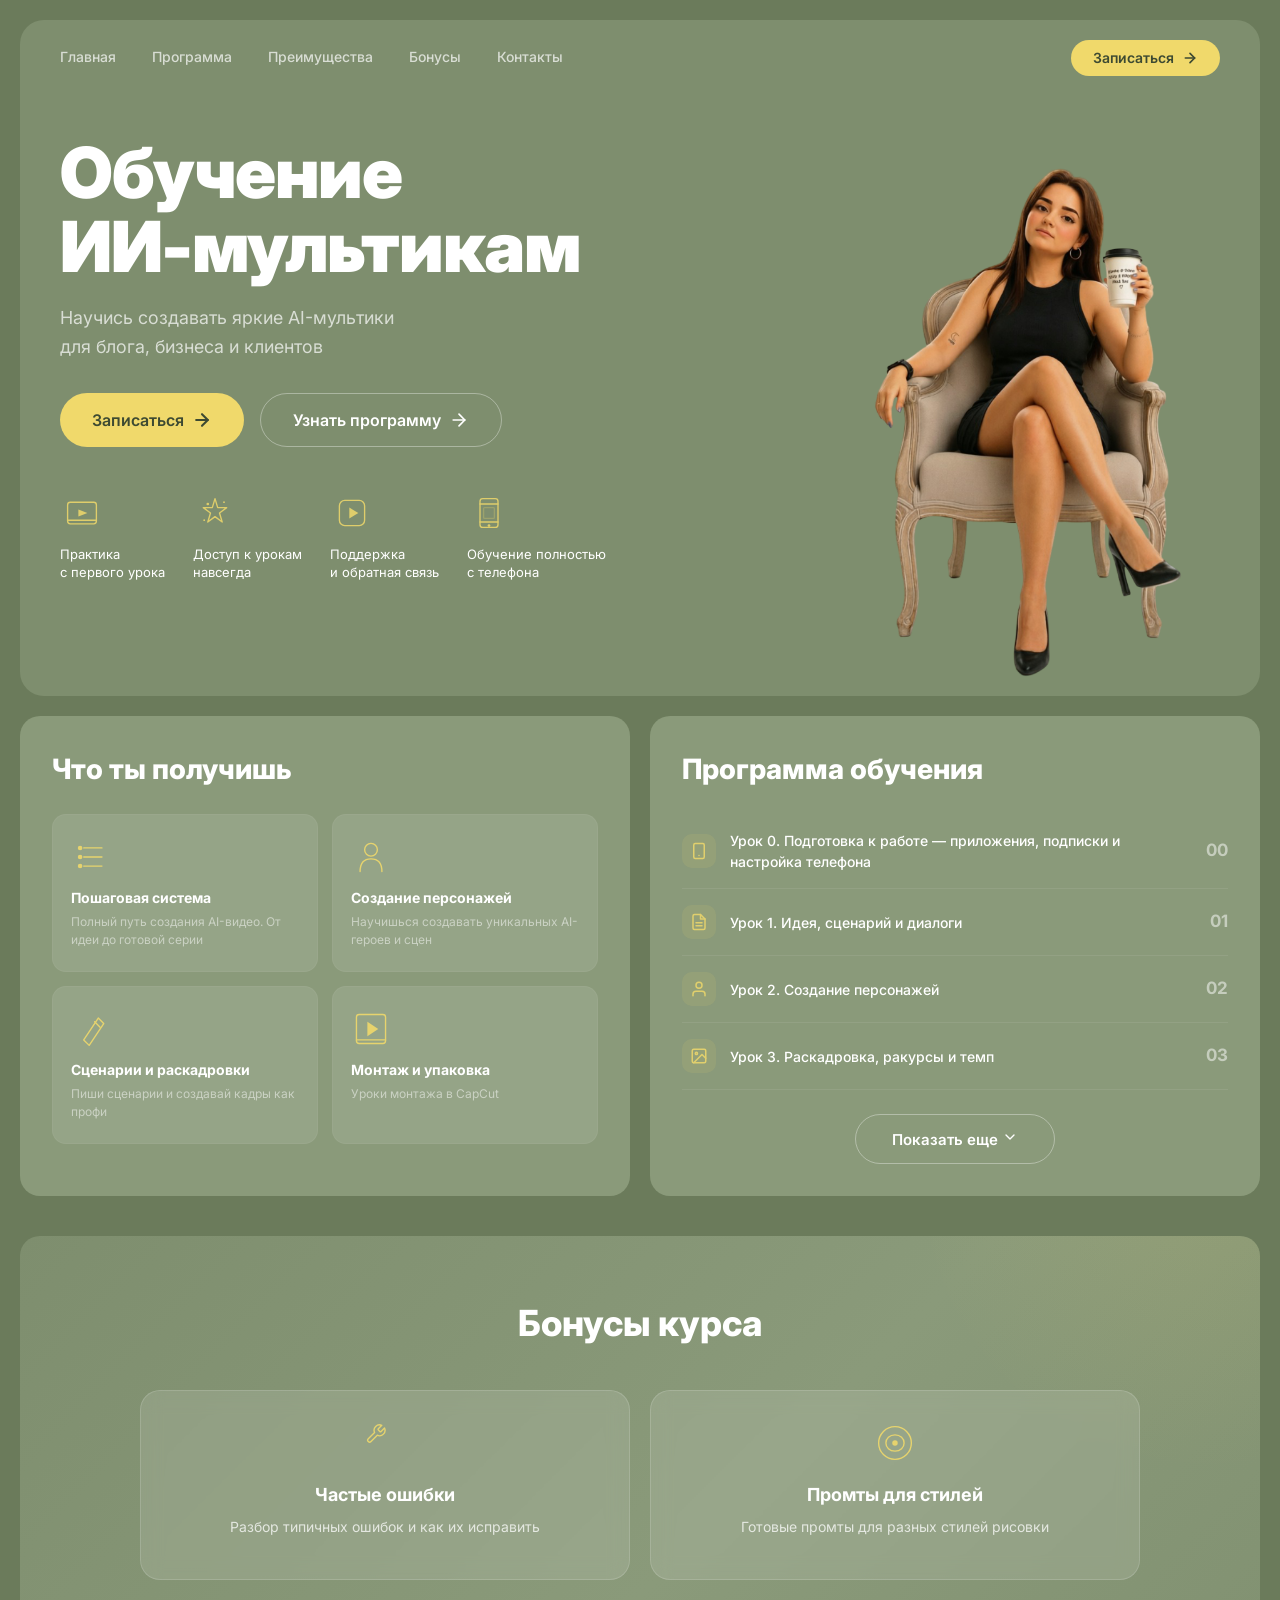
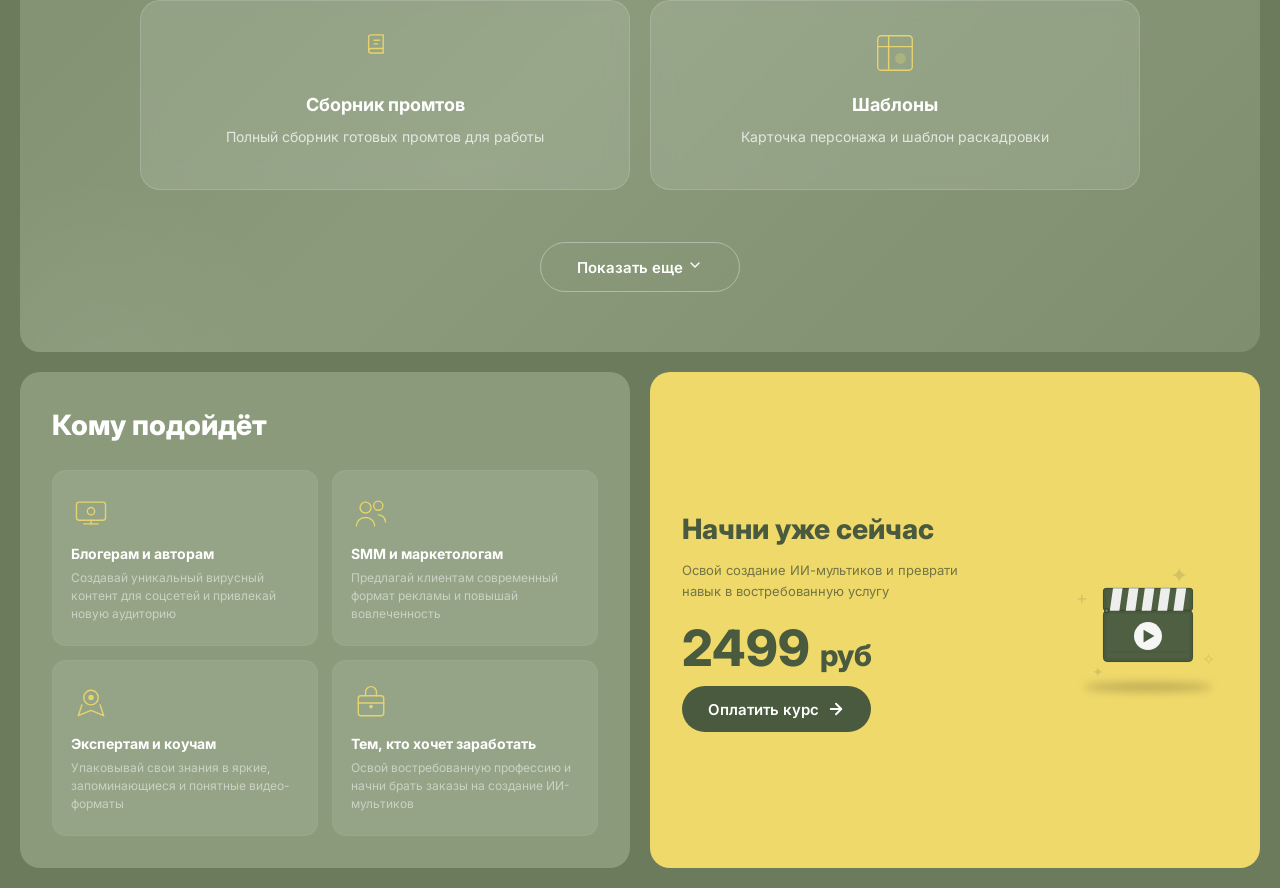
<file: index.html>
<!doctype html>
<html lang="ru">
  <head>
    <!-- Базовые мета-теги -->
    <meta charset="UTF-8" />
    <meta name="viewport" content="width=device-width, initial-scale=1.0" />

    <!-- SEO мета-теги -->
    <title>Курс "Обучение ИИ-мультикам" | Создавай мультики с помощью AI</title>
    <meta
      name="description"
      content="Научись создавать яркие AI-мультики для блога, бизнеса и клиентов. 7 уроков + бонусы. Онлайн-курс с поддержкой в Telegram."
    />
    <!-- META KEYWORDS [УДАЛЕНО]: Google не учитывает keywords с ~2009 года,
         Яндекс — тоже. Это мёртвый груз, ключевые слова теперь работают
         через тексты на странице и заголовки -->
    <meta name="author" content="Виктория Антонова" />

    <!-- Open Graph (для соцсетей) -->
    <meta property="og:type" content="website" />
    <meta property="og:title" content="Курс 'Обучение ИИ-мультикам'" />
    <meta
      property="og:description"
      content="Научись создавать яркие AI-мультики для блога, бизнеса и клиентов. 7 уроков + бонусы."
    />
    <!-- OG:IMAGE [ВРЕМЕННО]: вернули ava.png. Для идеального превью в соцсетях
         позже сделаем горизонтальную обложку 1200×630 -->
    <meta property="og:image" content="https://antonovaai.ru/img/ava.png" />
    <meta property="og:url" content="https://antonovaai.ru" />
    <meta property="og:site_name" content="Обучение ИИ-мультикам" />
    <meta property="og:locale" content="ru_RU" />

    <!-- Twitter Card -->
    <meta name="twitter:card" content="summary_large_image" />
    <meta name="twitter:title" content="Курс 'Обучение ИИ-мультикам'" />
    <meta
      name="twitter:description"
      content="Научись создавать яркие AI-мультики с помощью AI"
    />
    <meta name="twitter:image" content="https://antonovaai.ru/img/ava.png" />

    <!-- Иконки сайта -->
    <link rel="icon" type="image/png" href="img/favicon.png" />
    <link rel="apple-touch-icon" href="img/apple-touch-icon.png" />

    <!-- CANONICAL [ДОБАВЛЕНО]: говорит поисковикам, что главная версия страницы —
         одна. Без него antonovaai.ru и antonovaai.ru/index.html могли считаться
         дублями и делить позиции -->
    <link rel="canonical" href="https://antonovaai.ru/" />

    <!-- Стили -->
    <link rel="stylesheet" href="css/style.css" />

    <!-- Шрифт Inter используется в стилях сайта -->
    <link rel="preconnect" href="https://fonts.googleapis.com" />
    <link rel="preconnect" href="https://fonts.gstatic.com" crossorigin />
    <link
      href="https://fonts.googleapis.com/css2?family=Inter:wght@400;500;600;700;800;900&display=swap"
      rel="stylesheet"
    />

    <!-- ============================================================
         JSON-LD [ДОБАВЛЕНО]: структурированные данные для поисковиков.
         Даёт Google расширенный сниппет (название курса, провайдер,
         блок FAQ прямо в выдаче) → выше кликабельность
         ============================================================ -->
    <script type="application/ld+json">
      {
        "@context": "https://schema.org",
        "@type": "Course",
        "name": "Обучение ИИ-мультикам",
        "description": "Онлайн-курс создания анимационных мультиков с помощью нейросетей: сценарий, персонажи, промты, анимация в Grok, монтаж в CapCut. 7 уроков и 7 бонусов.",
        "provider": {
          "@type": "Person",
          "name": "Виктория Антонова",
          "sameAs": "https://antonovaai.ru"
        },
        "hasCourseInstance": {
          "@type": "CourseInstance",
          "courseMode": "online",
          "courseWorkload": "PT7H"
        }
      }
    </script>
    <script type="application/ld+json">
      {
        "@context": "https://schema.org",
        "@type": "FAQPage",
        "mainEntity": [
          {
            "@type": "Question",
            "name": "Нужен ли опыт в мультипликации или дизайне?",
            "acceptedAnswer": {
              "@type": "Answer",
              "text": "Нет. Курс построен от нуля: от идеи и сценария до готового мультфильма. Все инструменты доступны с телефона."
            }
          },
          {
            "@type": "Question",
            "name": "Какие программы нужны для курса?",
            "acceptedAnswer": {
              "@type": "Answer",
              "text": "ChatGPT, Grok и CapCut. На старте есть урок по подготовке: какие приложения и подписки понадобятся."
            }
          },
          {
            "@type": "Question",
            "name": "Сколько длится обучение?",
            "acceptedAnswer": {
              "@type": "Answer",
              "text": "7 уроков пошаговой программы плюс 7 бонусных материалов. Проходите в своём темпе, доступ сохраняется."
            }
          },
          {
            "@type": "Question",
            "name": "Можно ли зарабатывать на ИИ-мультиках?",
            "acceptedAnswer": {
              "@type": "Answer",
              "text": "Да: заказы от блогеров и бизнеса, контент для своих соцсетей, продажа готовых роликов. В курсе есть разбор монетизации."
            }
          }
        ]
      }
    </script>
  </head>

  <body>
    <!-- ===== ОБЩИЙ КОНТЕЙНЕР СТРАНИЦЫ ===== -->
    <div class="page">
      <!-- ===== СЕКЦИЯ HEADER + HERO (общий wrap) ===== -->
      <!-- Header и Hero объединены в один блок с общим фоном и border-radius -->
      <section class="hero-wrap">
        <!-- ===== HEADER (навигация) ===== -->
        <!-- Меню навигации с логотипом-текстом и кнопкой записи -->
        <!-- ===== HEADER (навигация) ===== -->
        <header class="hero-wrap__header">
          <nav class="hero-wrap__nav" id="siteNav" aria-label="Основная навигация">
            <a href="#" class="hero-wrap__nav-link hero-wrap__nav-link--active"
              >Главная</a
            >
            <a href="#program" class="hero-wrap__nav-link">Программа</a>
            <a href="#benefits" class="hero-wrap__nav-link">Преимущества</a>
            <a href="#bonuses" class="hero-wrap__nav-link">Бонусы</a>
            <a
              href="https://t.me/VikusikKas"
              target="_blank"
              rel="noopener noreferrer"
              class="hero-wrap__nav-link"
              >Контакты</a
            >
          </nav>

          <!-- Кнопка бургер-меню (видна только на мобильных) -->
          <button
            class="burger"
            id="burgerBtn"
            aria-label="Открыть меню"
            aria-controls="siteNav"
            aria-expanded="false"
          >
            <span class="burger__line"></span>
            <span class="burger__line"></span>
            <span class="burger__line"></span>
          </button>

          <a
            href="#signup"
            class="hero-wrap__header-btn btn btn--yellow btn--sm"
          >
            <span class="btn__text">Записаться</span>
            <svg
              class="btn__arrow"
              width="16"
              height="16"
              viewBox="0 0 24 24"
              fill="none"
              stroke="currentColor"
              stroke-width="2.5"
              stroke-linecap="round"
              stroke-linejoin="round"
            >
              <line x1="5" y1="12" x2="19" y2="12"></line>
              <polyline points="12 5 19 12 12 19"></polyline>
            </svg>
          </a>
        </header>

        <!-- ===== HERO (основной контент первого экрана) ===== -->
        <div class="hero-wrap__body">
          <!-- Левая часть: текст, кнопки, преимущества -->
          <div class="hero-wrap__content">
            <h1 class="hero-wrap__title">
              Обучение<br />
              <span class="hero-wrap__title-highlight">ИИ-мультикам</span>
            </h1>
            <p class="hero-wrap__subtitle">
              Научись создавать яркие AI-мультики<br />
              для блога, бизнеса и клиентов
            </p>

            <!-- Кнопки действия -->
            <div class="hero-wrap__actions">
              <a href="#signup" class="hero-wrap__action-btn btn btn--yellow">
                <span class="btn__text">Записаться</span>
                <svg
                  class="btn__arrow"
                  width="20"
                  height="20"
                  viewBox="0 0 24 24"
                  fill="none"
                  stroke="currentColor"
                  stroke-width="2.5"
                  stroke-linecap="round"
                  stroke-linejoin="round"
                >
                  <line x1="5" y1="12" x2="19" y2="12"></line>
                  <polyline points="12 5 19 12 12 19"></polyline>
                </svg>
              </a>
              <a href="#program" class="hero-wrap__action-btn btn btn--ghost">
                <span class="btn__text">Узнать программу</span>
                <svg
                  class="btn__arrow"
                  width="20"
                  height="20"
                  viewBox="0 0 24 24"
                  fill="none"
                  stroke="currentColor"
                  stroke-width="2"
                  stroke-linecap="round"
                  stroke-linejoin="round"
                >
                  <line x1="5" y1="12" x2="19" y2="12"></line>
                  <polyline points="12 5 19 12 12 19"></polyline>
                </svg>
              </a>
            </div>

            <!-- 4 преимущества с иконками -->
            <div class="hero-wrap__features">
              <div class="hero-wrap__feature">
                <div class="hero-wrap__feature-icon">
                  <svg
                    width="36"
                    height="36"
                    viewBox="0 0 40 40"
                    fill="none"
                    stroke="currentColor"
                    stroke-width="1.5"
                    stroke-linecap="round"
                    stroke-linejoin="round"
                  >
                    <rect x="4" y="8" width="32" height="24" rx="3" />
                    <polygon
                      points="16,16 26,20 16,24"
                      fill="currentColor"
                      stroke="none"
                    />
                    <line x1="4" y1="28" x2="36" y2="28" />
                  </svg>
                </div>
                <span class="hero-wrap__feature-text"
                  >Практика<br />с первого урока</span
                >
              </div>
              <div class="hero-wrap__feature">
                <div class="hero-wrap__feature-icon">
                  <svg
                    width="36"
                    height="36"
                    viewBox="0 0 40 40"
                    fill="none"
                    stroke="currentColor"
                    stroke-width="1.5"
                    stroke-linecap="round"
                    stroke-linejoin="round"
                  >
                    <path
                      d="M20 4 L23 14 L33 14 L25 20 L28 30 L20 24 L12 30 L15 20 L7 14 L17 14 Z"
                    />
                    <circle
                      cx="12"
                      cy="10"
                      r="1.5"
                      fill="currentColor"
                      stroke="none"
                    />
                    <circle
                      cx="30"
                      cy="8"
                      r="1"
                      fill="currentColor"
                      stroke="none"
                    />
                    <circle
                      cx="8"
                      cy="28"
                      r="1"
                      fill="currentColor"
                      stroke="none"
                    />
                  </svg>
                </div>
                <span class="hero-wrap__feature-text"
                  >Доступ к урокам<br />навсегда</span
                >
              </div>
              <div class="hero-wrap__feature">
                <div class="hero-wrap__feature-icon">
                  <svg
                    width="36"
                    height="36"
                    viewBox="0 0 40 40"
                    fill="none"
                    stroke="currentColor"
                    stroke-width="1.5"
                    stroke-linecap="round"
                    stroke-linejoin="round"
                  >
                    <rect x="6" y="6" width="28" height="28" rx="6" />
                    <polygon
                      points="17,14 27,20 17,26"
                      fill="currentColor"
                      stroke="none"
                    />
                  </svg>
                </div>
                <span class="hero-wrap__feature-text"
                  >Поддержка<br />и обратная связь</span
                >
              </div>
              <div class="hero-wrap__feature">
                <div class="hero-wrap__feature-icon">
                  <svg
                    width="36"
                    height="36"
                    viewBox="0 0 40 40"
                    fill="none"
                    stroke="currentColor"
                    stroke-width="1.5"
                    stroke-linecap="round"
                    stroke-linejoin="round"
                  >
                    <rect x="10" y="4" width="20" height="32" rx="3" />
                    <line x1="10" y1="10" x2="30" y2="10" />
                    <line x1="10" y1="30" x2="30" y2="30" />
                    <circle
                      cx="20"
                      cy="34"
                      r="1.5"
                      fill="currentColor"
                      stroke="none"
                    />
                    <rect
                      x="14"
                      y="14"
                      width="12"
                      height="12"
                      rx="1"
                      opacity="0.3"
                    />
                  </svg>
                </div>
                <span class="hero-wrap__feature-text"
                  >Обучение полностью<br />с телефона</span
                >
              </div>
            </div>
          </div>
        </div>
      </section>

      <!-- ===== СЕКЦИЯ: ЧТО ТЫ ПОЛУЧИШЬ + ПРОГРАММА ОБУЧЕНИЯ ===== -->
      <!-- Два блока в ряд: преимущества курса и программа по модулям -->
      <section class="info-row" id="features">
        <!-- Левый блок: что получит студент -->
        <div class="info-row__block info-row__block--benefits" id="benefits">
          <h2 class="info-row__block-title">Что ты получишь</h2>
          <div class="info-row__cards">
            <div class="info-row__card">
              <div class="info-row__card-icon">
                <svg
                  width="40"
                  height="40"
                  viewBox="0 0 44 44"
                  fill="none"
                  stroke="currentColor"
                  stroke-width="1.5"
                  stroke-linecap="round"
                >
                  <line x1="14" y1="12" x2="34" y2="12" />
                  <line x1="14" y1="22" x2="34" y2="22" />
                  <line x1="14" y1="32" x2="34" y2="32" />
                  <circle
                    cx="10"
                    cy="12"
                    r="2.5"
                    fill="currentColor"
                    stroke="none"
                  />
                  <circle
                    cx="10"
                    cy="22"
                    r="2.5"
                    fill="currentColor"
                    stroke="none"
                  />
                  <circle
                    cx="10"
                    cy="32"
                    r="2.5"
                    fill="currentColor"
                    stroke="none"
                  />
                </svg>
              </div>
              <h3 class="info-row__card-title">Пошаговая система</h3>
              <p class="info-row__card-desc">
                Полный путь создания AI-видео. От идеи до готовой серии
              </p>
            </div>
            <div class="info-row__card">
              <div class="info-row__card-icon">
                <svg
                  width="40"
                  height="40"
                  viewBox="0 0 44 44"
                  fill="none"
                  stroke="currentColor"
                  stroke-width="1.5"
                  stroke-linecap="round"
                  stroke-linejoin="round"
                >
                  <circle cx="22" cy="14" r="7" />
                  <path d="M10 38 C10 28 15 24 22 24 C29 24 34 28 34 38" />
                </svg>
              </div>
              <h3 class="info-row__card-title">Создание персонажей</h3>
              <p class="info-row__card-desc">
                Научишься создавать уникальных AI-героев и сцен
              </p>
            </div>
            <div class="info-row__card">
              <div class="info-row__card-icon">
                <svg
                  width="40"
                  height="40"
                  viewBox="0 0 44 44"
                  fill="none"
                  stroke="currentColor"
                  stroke-width="1.5"
                  stroke-linecap="round"
                  stroke-linejoin="round"
                >
                  <path d="M14 34 L30 10 L36 16 L20 40 Z" />
                  <line x1="26" y1="14" x2="32" y2="20" />
                </svg>
              </div>
              <h3 class="info-row__card-title">Сценарии и раскадровки</h3>
              <p class="info-row__card-desc">
                Пиши сценарии и создавай кадры как профи
              </p>
            </div>
            <div class="info-row__card">
              <div class="info-row__card-icon">
                <svg
                  width="40"
                  height="40"
                  viewBox="0 0 44 44"
                  fill="none"
                  stroke="currentColor"
                  stroke-width="1.5"
                  stroke-linecap="round"
                  stroke-linejoin="round"
                >
                  <rect x="6" y="6" width="32" height="32" rx="3" />
                  <polygon
                    points="18,14 30,22 18,30"
                    fill="currentColor"
                    stroke="none"
                  />
                  <line x1="6" y1="34" x2="38" y2="34" />
                </svg>
              </div>
              <h3 class="info-row__card-title">Монтаж и упаковка</h3>
              <p class="info-row__card-desc">Уроки монтажа в CapCut</p>
            </div>
          </div>
        </div>
        <!-- Правый блок: программа обучения по урокам -->
        <div class="info-row__block info-row__block--program" id="program">
          <h2 class="info-row__block-title">Программа обучения</h2>

          <div class="module-slider" data-slider="programList">
            <div class="module-slider__viewport">
              <ul class="info-row__module-list" id="programList">
                <li class="info-row__module-item">
                  <span class="info-row__module-icon">
                    <svg
                      width="18"
                      height="18"
                      viewBox="0 0 24 24"
                      fill="none"
                      stroke="currentColor"
                      stroke-width="2"
                      stroke-linecap="round"
                      stroke-linejoin="round"
                    >
                      <rect x="5" y="2" width="14" height="20" rx="2" ry="2" />
                      <line x1="12" y1="18" x2="12.01" y2="18" />
                    </svg>
                  </span>
                  <span class="info-row__module-name"
                    >Урок 0. Подготовка к работе — приложения, подписки и
                    настройка телефона</span
                  >
                  <span class="info-row__module-num">00</span>
                </li>
                <li class="info-row__module-item">
                  <span class="info-row__module-icon">
                    <svg
                      width="18"
                      height="18"
                      viewBox="0 0 24 24"
                      fill="none"
                      stroke="currentColor"
                      stroke-width="2"
                      stroke-linecap="round"
                      stroke-linejoin="round"
                    >
                      <path
                        d="M14 2H6a2 2 0 0 0-2 2v16a2 2 0 0 0 2 2h12a2 2 0 0 0 2-2V8z"
                      />
                      <polyline points="14 2 14 8 20 8" />
                      <line x1="16" y1="13" x2="8" y2="13" />
                      <line x1="16" y1="17" x2="8" y2="17" />
                    </svg>
                  </span>
                  <span class="info-row__module-name"
                    >Урок 1. Идея, сценарий и диалоги</span
                  >
                  <span class="info-row__module-num">01</span>
                </li>
                <li class="info-row__module-item">
                  <span class="info-row__module-icon">
                    <svg
                      width="18"
                      height="18"
                      viewBox="0 0 24 24"
                      fill="none"
                      stroke="currentColor"
                      stroke-width="2"
                      stroke-linecap="round"
                      stroke-linejoin="round"
                    >
                      <path d="M20 21v-2a4 4 0 0 0-4-4H8a4 4 0 0 0-4 4v2" />
                      <circle cx="12" cy="7" r="4" />
                    </svg>
                  </span>
                  <span class="info-row__module-name"
                    >Урок 2. Создание персонажей</span
                  >
                  <span class="info-row__module-num">02</span>
                </li>
                <li class="info-row__module-item">
                  <span class="info-row__module-icon">
                    <svg
                      width="18"
                      height="18"
                      viewBox="0 0 24 24"
                      fill="none"
                      stroke="currentColor"
                      stroke-width="2"
                      stroke-linecap="round"
                      stroke-linejoin="round"
                    >
                      <rect x="3" y="3" width="18" height="18" rx="2" ry="2" />
                      <circle cx="8.5" cy="8.5" r="1.5" />
                      <polyline points="21 15 16 10 5 21" />
                    </svg>
                  </span>
                  <span class="info-row__module-name"
                    >Урок 3. Раскадровка, ракурсы и темп</span
                  >
                  <span class="info-row__module-num">03</span>
                </li>
                <li class="info-row__module-item">
                  <span class="info-row__module-icon">
                    <svg
                      width="18"
                      height="18"
                      viewBox="0 0 24 24"
                      fill="none"
                      stroke="currentColor"
                      stroke-width="2"
                      stroke-linecap="round"
                      stroke-linejoin="round"
                    >
                      <path
                        d="M12 2a10 10 0 1 0 10 10 4 4 0 0 1-5-5 4 4 0 0 1-5-5"
                      />
                    </svg>
                  </span>
                  <span class="info-row__module-name"
                    >Урок 4. Как писать сильные промты</span
                  >
                  <span class="info-row__module-num">04</span>
                </li>
                <li class="info-row__module-item">
                  <span class="info-row__module-icon">
                    <svg
                      width="18"
                      height="18"
                      viewBox="0 0 24 24"
                      fill="none"
                      stroke="currentColor"
                      stroke-width="2"
                      stroke-linecap="round"
                      stroke-linejoin="round"
                    >
                      <path
                        d="M21 15a2 2 0 0 1-2 2H7l-4 4V5a2 2 0 0 1 2-2h14a2 2 0 0 1 2 2z"
                      />
                    </svg>
                  </span>
                  <span class="info-row__module-name"
                    >Урок 5. Создание сцен в ChatGPT</span
                  >
                  <span class="info-row__module-num">05</span>
                </li>
                <li class="info-row__module-item">
                  <span class="info-row__module-icon">
                    <svg
                      width="18"
                      height="18"
                      viewBox="0 0 24 24"
                      fill="none"
                      stroke="currentColor"
                      stroke-width="2"
                      stroke-linecap="round"
                      stroke-linejoin="round"
                    >
                      <polygon points="23 7 16 12 23 17 23 7" />
                      <rect x="1" y="5" width="15" height="14" rx="2" ry="2" />
                    </svg>
                  </span>
                  <span class="info-row__module-name"
                    >Урок 6. Анимация и озвучка в Grok</span
                  >
                  <span class="info-row__module-num">06</span>
                </li>
                <li class="info-row__module-item">
                  <span class="info-row__module-icon">
                    <svg
                      width="18"
                      height="18"
                      viewBox="0 0 24 24"
                      fill="none"
                      stroke="currentColor"
                      stroke-width="2"
                      stroke-linecap="round"
                      stroke-linejoin="round"
                    >
                      <circle cx="6" cy="6" r="3" />
                      <circle cx="6" cy="18" r="3" />
                      <line x1="20" y1="4" x2="8.12" y2="15.88" />
                      <line x1="14.47" y1="14.48" x2="20" y2="20" />
                      <line x1="8.12" y1="8.12" x2="12" y2="12" />
                    </svg>
                  </span>
                  <span class="info-row__module-name"
                    >Урок 7. Склейка мультфильма в CapCut</span
                  >
                  <span class="info-row__module-num">07</span>
                </li>
              </ul>
            </div>
          </div>

          <button
            class="module-slider__btn btn btn--ghost"
            data-slider-btn="programList"
            aria-controls="programList"
            aria-expanded="false"
          >
            <span class="btn__text">Показать еще</span>
            <svg
              class="btn__arrow"
              width="16"
              height="16"
              viewBox="0 0 24 24"
              fill="none"
              stroke="currentColor"
              stroke-width="2"
              stroke-linecap="round"
              stroke-linejoin="round"
            >
              <polyline points="6 9 12 15 18 9" />
            </svg>
          </button>
        </div>
      </section>
      <!-- ===== СЕКЦИЯ: БОНУСЫ ===== -->
      <section class="bonuses-section" id="bonuses">
        <div class="bonuses-section__container">
          <h2 class="bonuses-section__title">Бонусы курса</h2>

          <div class="bonuses-slider" data-bonuses-slider="bonusList">
            <div class="bonuses-slider__viewport">
              <div class="bonuses-slider__track" id="bonusList">
                <!-- Карточка 1 -->
                <div class="bonus-card">
                  <div class="bonus-card__icon">
                    <svg
                      width="40"
                      height="40"
                      viewBox="0 0 44 44"
                      fill="none"
                      stroke="currentColor"
                      stroke-width="1.5"
                      stroke-linecap="round"
                      stroke-linejoin="round"
                    >
                      <path
                        d="M14.7 6.3a1 1 0 0 0 0 1.4l1.6 1.6a1 1 0 0 0 1.4 0l3.77-3.77a6 6 0 0 1-7.94 7.94l-6.91 6.91a2.12 2.12 0 0 1-3-3l6.91-6.91a6 6 0 0 1 7.94-7.94l-3.76 3.76z"
                      />
                    </svg>
                  </div>
                  <h3 class="bonus-card__title">Частые ошибки</h3>
                  <p class="bonus-card__desc">
                    Разбор типичных ошибок и как их исправить
                  </p>
                </div>
                <!-- Карточка 2 -->
                <div class="bonus-card">
                  <div class="bonus-card__icon">
                    <svg
                      width="40"
                      height="40"
                      viewBox="0 0 44 44"
                      fill="none"
                      stroke="currentColor"
                      stroke-width="1.5"
                      stroke-linecap="round"
                      stroke-linejoin="round"
                    >
                      <circle cx="22" cy="22" r="18" />
                      <path
                        d="M12 22c0-5 4-9 10-9s10 4 10 9-4 9-10 9-10-4-10-9"
                      />
                      <circle
                        cx="22"
                        cy="22"
                        r="3"
                        fill="currentColor"
                        stroke="none"
                      />
                    </svg>
                  </div>
                  <h3 class="bonus-card__title">Промты для стилей</h3>
                  <p class="bonus-card__desc">
                    Готовые промты для разных стилей рисовки
                  </p>
                </div>
                <!-- Карточка 3 -->
                <div class="bonus-card">
                  <div class="bonus-card__icon">
                    <svg
                      width="40"
                      height="40"
                      viewBox="0 0 44 44"
                      fill="none"
                      stroke="currentColor"
                      stroke-width="1.5"
                      stroke-linecap="round"
                      stroke-linejoin="round"
                    >
                      <path d="M4 19.5A2.5 2.5 0 0 1 6.5 17H20" />
                      <path
                        d="M6.5 2H20v20H6.5A2.5 2.5 0 0 1 4 19.5v-15A2.5 2.5 0 0 1 6.5 2z"
                      />
                      <line x1="10" y1="8" x2="16" y2="8" />
                      <line x1="10" y1="12" x2="14" y2="12" />
                    </svg>
                  </div>
                  <h3 class="bonus-card__title">Сборник промтов</h3>
                  <p class="bonus-card__desc">
                    Полный сборник готовых промтов для работы
                  </p>
                </div>
                <!-- Карточка 4 -->
                <div class="bonus-card">
                  <div class="bonus-card__icon">
                    <svg
                      width="40"
                      height="40"
                      viewBox="0 0 44 44"
                      fill="none"
                      stroke="currentColor"
                      stroke-width="1.5"
                      stroke-linecap="round"
                      stroke-linejoin="round"
                    >
                      <rect x="3" y="3" width="38" height="38" rx="4" />
                      <line x1="3" y1="15" x2="41" y2="15" />
                      <line x1="15" y1="3" x2="15" y2="41" />
                      <circle
                        cx="28"
                        cy="28"
                        r="6"
                        fill="currentColor"
                        stroke="none"
                        opacity="0.3"
                      />
                    </svg>
                  </div>
                  <h3 class="bonus-card__title">Шаблоны</h3>
                  <p class="bonus-card__desc">
                    Карточка персонажа и шаблон раскадровки
                  </p>
                </div>
                <!-- Карточка 5 (скрыта) -->
                <div class="bonus-card">
                  <div class="bonus-card__icon">
                    <svg
                      width="40"
                      height="40"
                      viewBox="0 0 44 44"
                      fill="none"
                      stroke="currentColor"
                      stroke-width="1.5"
                      stroke-linecap="round"
                      stroke-linejoin="round"
                    >
                      <path d="M22 11.08V12a10 10 0 1 1-5.93-9.14" />
                      <polyline points="22 4 12 14.01 9 11.01" />
                      <line x1="12" y1="20" x2="22" y2="30" />
                      <line x1="22" y1="20" x2="12" y2="30" />
                    </svg>
                  </div>
                  <h3 class="bonus-card__title">Чек-лист</h3>
                  <p class="bonus-card__desc">Чек-лист готового мультфильма</p>
                </div>
                <!-- Карточка 6 (скрыта) -->
                <div class="bonus-card">
                  <div class="bonus-card__icon">
                    <svg
                      width="40"
                      height="40"
                      viewBox="0 0 44 44"
                      fill="none"
                      stroke="currentColor"
                      stroke-width="1.5"
                      stroke-linecap="round"
                      stroke-linejoin="round"
                    >
                      <path d="M12 22s8-4 8-10V5l-8-3-8 3v7c0 6 8 10 8 10z" />
                      <circle
                        cx="12"
                        cy="12"
                        r="3"
                        fill="currentColor"
                        stroke="none"
                      />
                    </svg>
                  </div>
                  <h3 class="bonus-card__title">Безопасность</h3>
                  <p class="bonus-card__desc">
                    Безопасное использование фото, музыки и образов
                  </p>
                </div>
                <!-- Карточка 7 (скрыта) -->
                <div class="bonus-card">
                  <div class="bonus-card__icon">
                    <svg
                      width="40"
                      height="40"
                      viewBox="0 0 44 44"
                      fill="none"
                      stroke="currentColor"
                      stroke-width="1.5"
                      stroke-linecap="round"
                      stroke-linejoin="round"
                    >
                      <path d="M17 21v-2a4 4 0 0 0-4-4H5a4 4 0 0 0-4 4v2" />
                      <circle cx="9" cy="7" r="4" />
                      <path d="M23 21v-2a4 4 0 0 0-3-3.87" />
                      <path d="M16 3.13a4 4 0 0 1 0 7.75" />
                    </svg>
                  </div>
                  <h3 class="bonus-card__title">Общий чат</h3>
                  <p class="bonus-card__desc">
                    Общение, поддержка и обмен результатами
                  </p>
                </div>
              </div>
            </div>
          </div>

          <button
            class="bonuses-slider__btn btn btn--ghost"
            data-bonuses-btn="bonusList"
            aria-controls="bonusList"
            aria-expanded="false"
          >
            <span class="btn__text">Показать еще</span>
            <svg
              class="btn__arrow"
              width="16"
              height="16"
              viewBox="0 0 24 24"
              fill="none"
              stroke="currentColor"
              stroke-width="2"
              stroke-linecap="round"
              stroke-linejoin="round"
            >
              <polyline points="6 9 12 15 18 9" />
            </svg>
          </button>
        </div>
      </section>

      <!-- ===== СЕКЦИЯ: КОМУ ПОДОЙДЁТ + CTA ===== -->
      <section class="bottom-row" id="contacts">
        <!-- Левый блок: Целевая аудитория (теперь в виде карточек, как "Что ты получишь") -->
        <div class="info-row__block info-row__block--audience" id="audience">
          <h2 class="info-row__block-title">Кому подойдёт</h2>
          <div class="info-row__cards">
            <!-- Карточка 1: Блогерам -->
            <div class="info-row__card">
              <div class="info-row__card-icon">
                <svg
                  width="40"
                  height="40"
                  viewBox="0 0 44 44"
                  fill="none"
                  stroke="currentColor"
                  stroke-width="1.5"
                  stroke-linecap="round"
                  stroke-linejoin="round"
                >
                  <rect x="6" y="10" width="32" height="20" rx="3" />
                  <path d="M14 34h16" />
                  <path d="M22 30v4" />
                  <circle cx="22" cy="20" r="4" />
                </svg>
              </div>
              <h3 class="info-row__card-title">Блогерам и авторам</h3>
              <p class="info-row__card-desc">
                Создавай уникальный вирусный контент для соцсетей и привлекай
                новую аудиторию
              </p>
            </div>

            <!-- Карточка 2: SMM и маркетологам -->
            <div class="info-row__card">
              <div class="info-row__card-icon">
                <svg
                  width="40"
                  height="40"
                  viewBox="0 0 44 44"
                  fill="none"
                  stroke="currentColor"
                  stroke-width="1.5"
                  stroke-linecap="round"
                  stroke-linejoin="round"
                >
                  <circle cx="16" cy="16" r="6" />
                  <path d="M6 36c0-5 4-9 10-9s10 4 10 9" />
                  <circle cx="30" cy="14" r="5" />
                  <path d="M30 24c4 0 8 3 8 8" />
                </svg>
              </div>
              <h3 class="info-row__card-title">SMM и маркетологам</h3>
              <p class="info-row__card-desc">
                Предлагай клиентам современный формат рекламы и повышай
                вовлеченность
              </p>
            </div>

            <!-- Карточка 3: Экспертам и коучам -->
            <div class="info-row__card">
              <div class="info-row__card-icon">
                <svg
                  width="40"
                  height="40"
                  viewBox="0 0 44 44"
                  fill="none"
                  stroke="currentColor"
                  stroke-width="1.5"
                  stroke-linecap="round"
                  stroke-linejoin="round"
                >
                  <circle cx="22" cy="16" r="8" />
                  <path d="M12 24 L8 36 L22 30 L36 36 L32 24" />
                  <circle
                    cx="22"
                    cy="16"
                    r="3"
                    fill="currentColor"
                    stroke="none"
                  />
                </svg>
              </div>
              <h3 class="info-row__card-title">Экспертам и коучам</h3>
              <p class="info-row__card-desc">
                Упаковывай свои знания в яркие, запоминающиеся и понятные
                видео-форматы
              </p>
            </div>

            <!-- Карточка 4: Тем, кто хочет заработать -->
            <div class="info-row__card">
              <div class="info-row__card-icon">
                <svg
                  width="40"
                  height="40"
                  viewBox="0 0 44 44"
                  fill="none"
                  stroke="currentColor"
                  stroke-width="1.5"
                  stroke-linecap="round"
                  stroke-linejoin="round"
                >
                  <rect x="8" y="14" width="28" height="22" rx="3" />
                  <path d="M16 14V10a6 6 0 0 1 12 0v4" />
                  <line x1="8" y1="22" x2="36" y2="22" />
                  <circle
                    cx="22"
                    cy="26"
                    r="2"
                    fill="currentColor"
                    stroke="none"
                  />
                </svg>
              </div>
              <h3 class="info-row__card-title">Тем, кто хочет заработать</h3>
              <p class="info-row__card-desc">
                Освой востребованную профессию и начни брать заказы на создание
                ИИ-мультиков
              </p>
            </div>
          </div>
        </div>

        <!-- Правый блок: призыв к действию (CTA) -->
        <div class="bottom-row__block bottom-row__block--cta" id="signup">
          <div class="bottom-row__cta-content">
            <h2 class="bottom-row__cta-title">Начни уже сейчас</h2>
            <p class="bottom-row__cta-text">
              Освой создание ИИ-мультиков и преврати навык в востребованную
              услугу
            </p>
            <span class="bottom-row__cta-price">2499 <strong>руб</strong></span>
            <a
              href="https://t.me/antonovaai_multiki_bot"
              target="_blank"
              rel="noopener"
              class="bottom-row__cta-btn btn btn--dark"
            >
              <span class="btn__text">Оплатить курс</span>
              <svg
                class="btn__arrow"
                width="18"
                height="18"
                viewBox="0 0 24 24"
                fill="none"
                stroke="currentColor"
                stroke-width="2.5"
                stroke-linecap="round"
                stroke-linejoin="round"
              >
                <line x1="5" y1="12" x2="19" y2="12"></line>
                <polyline points="12 5 19 12 12 19"></polyline>
              </svg>
            </a>
          </div>
          <div class="bottom-row__cta-visual">
            <!-- Декоративные звёздочки -->
            <span class="bottom-row__cta-deco bottom-row__cta-deco--s1">✦</span>
            <span class="bottom-row__cta-deco bottom-row__cta-deco--s2">✧</span>
            <span class="bottom-row__cta-deco bottom-row__cta-deco--s3">+</span>
            <span class="bottom-row__cta-deco bottom-row__cta-deco--s4">✦</span>
            <!-- Иконка хлопушки -->
            <div class="bottom-row__clapper">
              <svg
                class="clapper-svg"
                width="160"
                height="140"
                viewBox="-30 -50 220 220"
                fill="none"
                xmlns="http://www.w3.org/2000/svg"
                overflow="visible"
              >
                <!-- Основание хлопушки (нижняя часть) -->
                <g class="clapper-base">
                  <rect
                    x="10"
                    y="50"
                    width="140"
                    height="80"
                    rx="6"
                    fill="#4A5A3E"
                    stroke="#3A4A2E"
                    stroke-width="1.5"
                  />
                  <rect
                    x="15"
                    y="55"
                    width="130"
                    height="70"
                    rx="4"
                    fill="#5A6A4E"
                    opacity="0.3"
                  />

                  <!-- Круг с треугольником -->
                  <circle cx="80" cy="90" r="22" fill="white" opacity="0.95" />
                  <polygon points="73,80 90,90 73,100" fill="#4A5A3E" />

                  <!-- Декоративная линия -->
                  <line
                    x1="20"
                    y1="115"
                    x2="140"
                    y2="115"
                    stroke="#3A4A2E"
                    stroke-width="1"
                    opacity="0.5"
                  />
                </g>

                <!-- Крышка хлопушки (анимируется) -->
                <g class="clapper-lid">
                  <rect
                    x="10"
                    y="15"
                    width="140"
                    height="35"
                    rx="4"
                    fill="#4A5A3E"
                    stroke="#3A4A2E"
                    stroke-width="1.5"
                  />
                  <rect
                    x="15"
                    y="18"
                    width="130"
                    height="29"
                    rx="3"
                    fill="#5A6A4E"
                    opacity="0.3"
                  />

                  <!-- Полоски на крышке -->
                  <g class="clapper-stripes">
                    <polygon
                      points="25,15 40,15 35,50 20,50"
                      fill="white"
                      opacity="0.9"
                    />
                    <polygon
                      points="50,15 65,15 60,50 45,50"
                      fill="white"
                      opacity="0.9"
                    />
                    <polygon
                      points="75,15 90,15 85,50 70,50"
                      fill="white"
                      opacity="0.9"
                    />
                    <polygon
                      points="100,15 115,15 110,50 95,50"
                      fill="white"
                      opacity="0.9"
                    />
                    <polygon
                      points="125,15 140,15 135,50 120,50"
                      fill="white"
                      opacity="0.9"
                    />
                  </g>

                  <!-- Шарнир -->
                  <circle cx="15" cy="50" r="4" fill="#3A4A2E" />
                  <circle cx="15" cy="50" r="2" fill="#6A7A5E" />
                </g>
              </svg>
            </div>
          </div>
        </div>
      </section>
    </div>

    <script type="module" src="js/main.js"></script>
  </body>
</html>
</file>
<file: css/style.css>
@import "reset.css";
@import "variables.css";
@import "buttons.css";
@import "burger.css";
@import "hero.css";
@import "info-row.css";
@import "bottom-row.css";
@import "bonuses.css"; /* <-- Добавлено */
@import "responsive.css";
</file>
